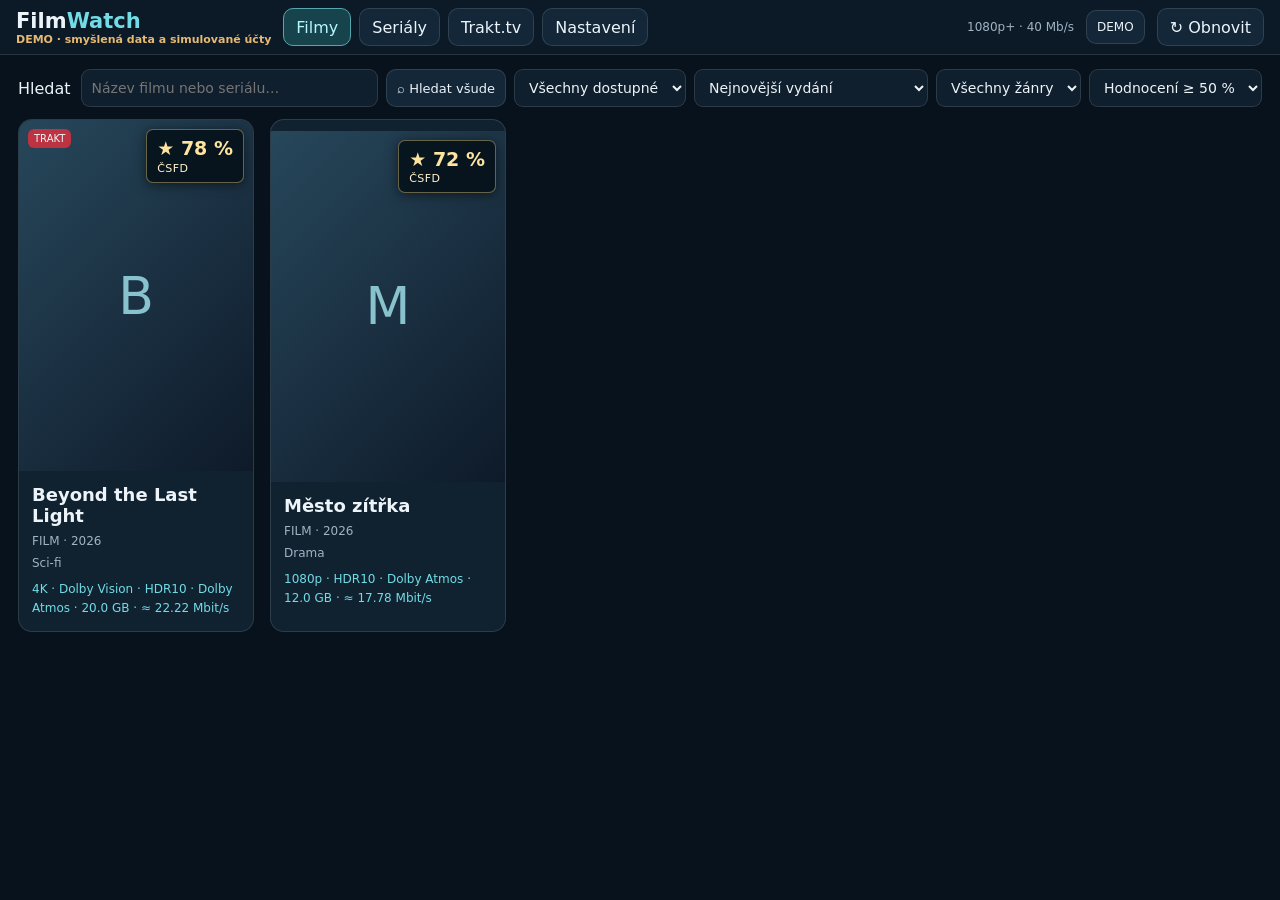
<file: filmwatch-demo/index.html>
<!doctype html><html lang="cs"><head><meta charset="utf-8"><meta name="viewport" content="width=device-width,initial-scale=1"><meta name="theme-color" content="#08121d"><title>FilmWatch · Filmy a seriály</title><style>:root{color-scheme:dark;font:16px system-ui,sans-serif;background:#08121d;color:#edf4f9;--accent:#71dce6;--muted:#a0b3c3;--line:#ffffff1f}*{box-sizing:border-box}body{margin:0}button,input,select{font:inherit}button{cursor:pointer;min-height:44px;padding:9px 15px;background:#132738;color:inherit;border:1px solid var(--line);border-radius:10px}button:hover{border-color:var(--accent)}button[aria-pressed=true],.primary{background:#16434c;border-color:#56a7ad;color:#b6f7fc}button:disabled{opacity:.55;cursor:default}header{display:flex;align-items:center;gap:22px;flex-wrap:wrap;padding:14px 22px;background:#0c1926;border-bottom:1px solid var(--line)}.brand{font-size:23px;font-weight:750}.brand span{color:var(--accent)}.brand small{display:block;color:#e7ba72;font-size:11px}nav{display:flex;gap:8px;flex:1}main{max-width:1500px;margin:auto;padding:20px}.heading{display:flex;justify-content:space-between;align-items:center;gap:20px}.eyebrow{font-size:11px;letter-spacing:.16em;color:var(--accent);margin:0}h1{font-size:32px;margin:5px 0}h2{font-size:24px}.heading p:not(.eyebrow){color:var(--muted);margin-top:8px}.limit{color:var(--accent);white-space:nowrap}.notice{border:1px solid var(--line);border-left:3px solid #70cfd8;padding:12px 15px;background:#0f202d;font-size:13px;margin:12px 0;color:#c6d5de}.toolbar{display:flex;gap:12px;align-items:center;flex-wrap:wrap;margin:18px 0}.search{display:flex;align-items:center;gap:10px;flex:1;min-width:220px}input,select{padding:10px;background:#101f2d;color:inherit;border:1px solid var(--line);border-radius:9px;min-height:44px}input{width:100%}.grid{display:grid;grid-template-columns:repeat(auto-fill,minmax(200px,1fr));gap:16px}.card{padding:0;text-align:left;overflow:hidden;background:#102130;border:1px solid var(--line);border-radius:14px;position:relative}.poster{aspect-ratio:2/3;height:auto;background:linear-gradient(135deg,#27475b,#0e1a29);display:flex;justify-content:center;align-items:center;position:relative;overflow:hidden}.poster img{height:100%;width:100%;object-fit:contain}.poster>span{font-size:52px;color:#88c2cc}.badge{position:absolute;left:10px;bottom:10px;padding:5px 9px;background:#07141de8;border-radius:7px;color:#e7f6fc;font-size:11px}.card-body{padding:13px}.card h2{font-size:18px;margin:0 0 8px}.meta{color:var(--muted);font-size:12px}.quality{font-size:12px;line-height:1.6;color:var(--accent);margin:10px 0 0}.pending{color:#e5b777}.trakt-mark{position:absolute;right:10px;top:10px;border-radius:6px;background:#bd3342;padding:4px 6px;font-size:10px}.empty{padding:45px;text-align:center;color:var(--muted);background:#0c1926;border-radius:12px}footer{font-size:11px;color:#8ba4b5;border-top:1px solid var(--line);margin-top:24px;padding-top:14px;display:flex;justify-content:space-between;gap:15px}dialog{background:#0e202e;color:inherit;border:1px solid #345366;border-radius:16px;max-width:700px;width:calc(100% - 28px);max-height:90vh;overflow:auto;padding:26px}dialog::backdrop{background:#02060bc9}.close{float:right}.detail-poster{height:180px;float:left;margin:0 22px 15px 0;border-radius:10px}.detail-copy{line-height:1.65}.detail-facts{clear:both;border-top:1px solid var(--line);padding-top:12px}.detail-actions{display:flex;gap:10px;flex-wrap:wrap;margin-top:18px}.service{padding:10px 0;border-bottom:1px solid var(--line);display:flex;justify-content:space-between;gap:15px}.service b{color:var(--accent)}#toast{position:fixed;left:50%;bottom:18px;transform:translateX(-50%);background:#235264;color:white;border:1px solid #6cb5c8;border-radius:10px;padding:12px 20px;max-width:90vw;display:none;z-index:10}#toast.show{display:block}[hidden]{display:none!important}@media(max-width:650px){header{padding:12px;gap:10px}nav{order:3;flex-basis:100%;overflow:auto}nav button{padding:8px 12px}main{padding:14px}.heading{align-items:flex-start;flex-direction:column;gap:0}.grid{grid-template-columns:repeat(2,minmax(0,1fr));gap:10px}.poster{height:auto}.card-body{padding:10px}.card h2{font-size:16px}footer{display:block}.detail-poster{height:130px}#trakt-toggle{display:flex;width:100%}#trakt-toggle button{flex:1}}@media(min-width:900px) and (max-height:700px){.heading h1{font-size:27px}.heading p:not(.eyebrow){font-size:13px}.poster{height:auto}}

.episode-row{display:flex;flex-direction:column;width:100%;text-align:left;margin-top:10px;gap:5px}.episode-row .quality{margin:0}

.ratings{display:flex;flex-direction:column;gap:4px;font-size:12px;color:#e7ca81;margin:8px 0}.ratings a{color:inherit}.ratings span+span{color:var(--muted)}

#settings>label{display:flex;align-items:center;gap:12px;margin:14px 0}#settings input[type=checkbox]{width:auto;min-height:auto}#catalog-year{max-width:110px}

.rating-badge{display:flex;flex-direction:column;gap:2px;padding:9px 12px;border:1px solid #f4d98766;box-shadow:0 2px 12px #0008;color:#ffe4a0;background:#07141df2}.rating-badge b{font-size:20px;line-height:1.2}.rating-badge small{font-size:11px;letter-spacing:.04em;color:#fff1ce}.card-year{margin:0 0 8px}.watched-mark{position:absolute;right:9px;top:42px;bottom:auto;padding:5px 7px;border-radius:6px;background:#14503df2;color:#c6ffdf;font-size:11px}@media(max-width:650px){.rating-badge{left:7px;bottom:7px;padding:7px 9px}.rating-badge b{font-size:17px}.watched-mark{right:5px;bottom:auto;top:39px;font-size:10px}}

header{padding:8px 16px;gap:12px}header nav{flex:0 1 auto}header nav button,header>#refresh{padding:7px 12px;min-height:38px}.brand{font-size:21px}.header-status{display:flex;align-items:center;gap:12px;margin-left:auto;min-width:0}#limits{font-size:12px;color:var(--muted);white-space:nowrap}.status-pill{position:relative;font-size:12px;min-height:34px;padding:6px 10px;max-width:200px;overflow:hidden;white-space:nowrap;text-overflow:ellipsis}.status-pill.has-error{color:#ffd094;border-color:#bd834a}.status-pill.busy #status-text:before{content:'●';color:var(--accent);margin-right:6px}.status-pill progress{position:absolute;left:0;bottom:0;width:100%;height:3px;accent-color:var(--accent);border:0}.toolbar{margin:0 0 12px;gap:8px}.toolbar input,.toolbar select{min-height:38px;padding:7px 10px;font-size:14px}main{padding:14px 18px}.rating-badge{left:auto;bottom:auto;right:9px;top:9px;padding:7px 10px}.rating-badge b{font-size:19px}.trakt-mark{right:auto;left:9px;top:9px}.watched-mark{top:69px}#monitor-details p{line-height:1.6}#monitor-details h2{font-size:22px}@media(max-width:650px){header{padding:8px 10px;gap:7px}header nav{order:3;flex-basis:100%;gap:5px}header nav button{min-height:36px;font-size:13px;padding:6px 10px}.header-status{gap:6px}#limits{display:none}.status-pill{max-width:145px;font-size:11px;min-height:32px}header>#refresh{font-size:12px;min-height:32px;padding:5px 8px}main{padding:10px}.toolbar .search{min-width:150px}.rating-badge{left:auto;bottom:auto;right:6px;top:6px;padding:6px 8px}.rating-badge b{font-size:17px}.rating-badge small{font-size:10px}.trakt-mark{left:6px;top:6px}.watched-mark{top:62px}}

#detail.movie-detail{max-width:860px;padding:0}.detail-header{position:sticky;top:0;z-index:1;display:grid;grid-template-columns:1fr auto;gap:10px 16px;padding:19px 22px;background:#102330;border-bottom:1px solid var(--line)}.detail-header h2{font-size:27px;line-height:1.2;margin:5px 0 8px}.detail-header p{margin:0}.detail-header .close{float:none;align-self:start;min-height:32px;width:32px;padding:1px;font-size:23px}.detail-quick-actions{grid-column:1/-1;display:flex;gap:8px;flex-wrap:wrap}.detail-quick-actions button{min-height:31px;font-size:12px;padding:5px 10px;border-radius:7px}.detail-content{padding:22px}.detail-hero{display:grid;grid-template-columns:165px 1fr;gap:22px;align-items:start}.detail-cover{width:100%;height:auto;border-radius:10px;object-fit:contain}.detail-overview{min-width:0}.detail-score{display:inline-flex;align-items:center;gap:10px;color:#ffe4a0}.detail-score b{font-size:26px}.detail-score span{font-size:12px;color:var(--muted)}.detail-quality{padding:13px 15px;border:1px solid #58a7b244;border-radius:10px;background:#122c38}.detail-quality p{margin:7px 0 0;font-size:13px;line-height:1.7;color:var(--accent)}.detail-section{margin-top:24px;padding-top:18px;border-top:1px solid var(--line)}.detail-section h3{font-size:17px;margin:0 0 12px}.cast-grid{display:grid;grid-template-columns:repeat(4,minmax(0,1fr));gap:14px}.cast-person{min-width:0;display:flex;gap:9px;align-items:center}.cast-person img{width:44px;height:62px;border-radius:6px;object-fit:cover;flex:none}.cast-person b{font-size:12px;display:block}.cast-person span{font-size:11px;color:var(--muted);display:block;margin-top:4px}.section-heading{display:flex;align-items:center;justify-content:space-between;gap:10px}.section-heading h3{margin:0}.external-link{font-size:12px;color:var(--accent)}.review-list{display:grid;gap:10px}.review-list blockquote{margin:0;padding:12px;border-left:2px solid #568e9b;background:#112937;font-size:13px}.review-list p{margin:0 0 7px}.review-list cite{color:var(--muted);font-size:11px}.detail-diagnostics{margin-top:22px;border-top:1px solid var(--line);padding-top:15px;color:var(--muted);font-size:12px}.detail-diagnostics summary{cursor:pointer;color:#d4e3ed;font-size:13px}.detail-diagnostics .detail-actions button{min-height:32px;font-size:12px;padding:5px 9px}@media(max-width:650px){.detail-header{padding:15px;gap:9px}.detail-header h2{font-size:22px}.detail-content{padding:15px}.detail-hero{grid-template-columns:95px 1fr;gap:13px}.detail-copy{font-size:13px}.detail-score b{font-size:22px}.cast-grid{grid-template-columns:repeat(2,minmax(0,1fr))}.detail-quality{grid-column:1/-1;padding:10px}.detail-header .meta{font-size:11px}.section-heading{align-items:baseline}}

.trailer-player{position:relative;aspect-ratio:16/9;min-height:200px;background:#000;border-radius:10px;overflow:hidden;margin-top:12px}.trailer-player iframe{position:absolute;width:100%;height:100%;inset:0;border:0}.trailer-player:fullscreen{aspect-ratio:auto;border-radius:0;width:100vw;height:100vh}.section-heading #trailer-fullscreen{font-size:12px;min-height:31px;padding:5px 9px}

.detail-hero.no-poster{grid-template-columns:1fr}

#global-form{display:flex;gap:8px;flex-wrap:wrap}#global-query{flex:1;min-width:180px}.global-result{width:100%;display:flex;gap:13px;align-items:center;text-align:left;padding:10px;margin-top:9px}.global-result img{width:44px;aspect-ratio:2/3;object-fit:contain;border-radius:5px}.global-result>span:nth-last-child(2){flex:1}.global-result b{display:block;font-size:15px}.global-result small{display:block;color:var(--muted);margin-top:5px;font-size:12px}#global-open{min-height:38px;font-size:13px;padding:7px 10px}

.detail-quick-actions{justify-content:space-between;column-gap:22px;row-gap:10px}.detail-quick-actions #save-trakt{order:0;margin-right:auto}.detail-quick-actions #play-trailer{order:1}.detail-quick-actions #mark-watched{order:2;margin-left:auto;border-color:#ba865855;color:#efd0ac}.detail-quick-actions #mark-watched[aria-pressed=true]{background:#4a2b1b;border-color:#e0a16d;color:#ffe3c7}.review-list p{white-space:pre-wrap;line-height:1.75;overflow-wrap:anywhere}.review-list blockquote{padding:16px}@media(max-width:650px){.detail-quick-actions{gap:10px 20px}.detail-quick-actions button{min-height:36px}.detail-quick-actions #mark-watched{margin-left:auto}}

.review-heading{display:flex;align-items:center;justify-content:space-between;gap:12px;margin-bottom:8px}.review-stars{color:#f2ca73;letter-spacing:2px;white-space:nowrap;font-size:15px}.review-list blockquote>p:last-child{margin-bottom:0}

/* Úzký displej (telefon, panel 19. 11. 2026): okna přes celou plochu, posouvá se obsah, hlavička detailu zůstává nahoře. */
@media(max-width:650px){dialog,dialog[open]{position:fixed;inset:0;width:auto;max-width:none;height:auto;max-height:none;margin:0;border:0;border-radius:0;padding:16px;overscroll-behavior:contain}#detail.movie-detail{max-width:none;padding:0}dialog>.close{position:sticky;top:0;z-index:2}}
</style></head><body>
<header><div class="brand">Film<span>Watch</span><small id="mode"></small></div><nav aria-label="Filmové služby"><button data-section="movies" aria-pressed="true">Filmy</button><button data-section="series" aria-pressed="false">Seriály</button><button data-section="trakt" aria-pressed="false">Trakt.tv</button><button id="settings-open">Nastavení</button></nav><div class="header-status"><span id="limits"></span><button id="monitor-status" class="status-pill" aria-label="Podrobnosti monitoringu" aria-haspopup="dialog"><span id="status-text">Načítám…</span><progress id="source-progress" max="100" aria-label="Průběh kontrol"></progress></button></div><button id="refresh" aria-label="Obnovit katalog a zdroje">↻ Obnovit</button></header>
<main><div class="toolbar"><label class="search">Hledat <input id="search" type="search" placeholder="Název filmu nebo seriálu…"></label><button id="global-open" title="Vyhledat mimo místní katalog">⌕ Hledat všude</button><select id="feed" aria-label="Výběr katalogu"><option value="">Všechny dostupné</option><option value="new">Novinky</option><option value="trending">Trendy</option></select><select id="sort" aria-label="Řazení"><option value="release-desc">Nejnovější vydání</option><option value="added-desc">Nově přidané ve FilmWatch</option><option value="rating-desc">Nejlepší hodnocení</option></select><select id="genres" aria-label="Žánr"><option value="">Všechny žánry</option></select><select id="csfd-min" aria-label="Minimální hodnocení"><option value="50" selected>Hodnocení ≥ 50 %</option><option value="60">Hodnocení ≥ 60 %</option><option value="70">Hodnocení ≥ 70 %</option><option value="80">Hodnocení ≥ 80 %</option><option value="90">Hodnocení ≥ 90 %</option></select><select id="trakt-kind" aria-label="Typ v Traktu" hidden><option value="all">Trakt · Filmy i seriály</option><option value="movie">Pouze filmy</option><option value="series">Pouze seriály</option></select><div id="trakt-toggle" hidden role="group" aria-label="Dostupnost v Traktu"><button data-availability="available" aria-pressed="true">Dostupné</button><button data-availability="waiting" aria-pressed="false">Čekající / neověřené</button></div></div>
<div id="grid" class="grid"></div><p id="empty" class="empty" hidden>Žádný titul zatím nesplňuje tyto podmínky.</p>
</main>
<dialog id="monitor-details"><button class="close" id="monitor-close" aria-label="Zavřít">×</button><h2>Stav monitoringu</h2><p id="notice" role="status"></p><p id="progress-label"></p><p id="progress-counter"></p><p id="progress-detail"></p><p id="progress-timing" class="meta"></p></dialog><dialog id="global-search"><button id="global-close" class="close" aria-label="Zavřít">×</button><h2>Hledat mimo katalog</h2><form id="global-form"><input id="global-query" type="search" aria-label="Název filmu nebo seriálu" placeholder="Název filmu nebo seriálu…" minlength="2" maxlength="120" required><select id="global-kind" aria-label="Typ titulu"><option value="all">Filmy i seriály</option><option value="movie">Filmy</option><option value="series">Seriály</option></select><button class="primary" id="global-submit">Hledat</button></form><p id="global-status" class="meta" role="status">Vyber titul. Poté ověříme jeho zdroje přes Comet / RD.</p><div id="global-results"></div></dialog><dialog id="detail"></dialog><dialog id="settings"><button class="close" data-close="settings" aria-label="Zavřít">×</button><h2>Nastavení FilmWatch</h2><div id="service-state"></div><h3>Hodnocení ČSFD</h3><label>Zdroj <select id="rating-provider"><option value="auto">Automaticky · ČSFD, náhradně CZDB</option><option value="czdb">ČSFD přes veřejnou databázi CZDB</option><option value="direct">Jen přímé čtení ČSFD</option></select></label><p class="meta">CZDB je nezávislý zdroj bez API klíče, může mít starší nebo neúplná data. Tituly se ověřují podle názvu, roku, typu a ČSFD ID. IMDb ani TMDb skóre se za ČSFD nevydává.</p><button id="save-rating-provider">Uložit zdroj hodnocení</button><h3>Seznam Trakt.tv</h3><p class="meta">Vybraný seznam se použije pro synchronizaci i ukládání titulů z FilmWatch.</p><label>Seznam <select id="trakt-list-select"><option value="">Watchlist</option></select></label><div class="detail-actions"><button id="load-trakt-lists">Načíst moje seznamy</button><button id="save-trakt-list" class="primary">Použít seznam</button></div><p id="trakt-list-status" class="meta" role="status"></p><h3>Výchozí katalog novinek a trendů</h3><label>Od roku <input id="catalog-year" type="number" min="1900" max="2100" value="2025"></label><label>Původní jazyk <select id="catalog-languages"><option value="en,cs">Angličtina a čeština</option><option value="en">Jen angličtina</option><option value="cs">Jen čeština</option><option value="all">Všechny jazyky</option></select></label><label><input id="catalog-hits" type="checkbox" checked> Přidat známé francouzské a izraelské hity</label><p class="meta">Výjimka: původní jazyk fr/he, TMDb ≥ 7/10 a alespoň 1000 hlasů u filmu nebo 100 u seriálu. Indie a Japonsko jsou mimo výchozí katalog. Filtr se týká původního jazyka, nikoli dabingu. U seriálů se filtruje rok epizody a načítá se nejvýše 12 posledních odvysílaných epizod. Vlastní výběr v Traktu se těmito filtry neomezuje.</p><button id="save-catalog" class="primary">Uložit filtry katalogu</button><p>Účty, Pushover a soukromé adresy se nastavují v prostředí Stacku / .env; soukromá kopie se uchovává ve volume na OrangeMax. Připojení účtů Kodi / POV+ se automaticky nepřenáší.</p><p>Minimum 720p / 1080p / 4K a datový limit nastavuje server. Upozornění přijde jednou pro každý film či epizodu. Po nejednoznačném síťovém pokusu se automaticky neopakuje.</p><button id="demo-alert">Ukázka jednorázové notifikace</button><p id="demo-alert-status" role="status"></p></dialog><div id="toast" role="status"></div><script type="module">function sourceState(item) {
  if (item.available) return {label: 'Dostupný zdroj', type: 'available'};
  if (!item.sourceCheckedAt) return {label: 'Čeká na první kontrolu zdrojů', type: 'unchecked'};
  if (item.availability === 'unknown') return {label: item.sourceCheck?.state === 'error' ? 'Kontrola zdrojů se nezdařila' : 'Kontrolu zdrojů je potřeba obnovit', type: 'unknown'};
  return {label: 'Vyhovující zdroj nenalezen', type: 'waiting'};
}

function groupSeries(items) {
  const result = [], shows = new Map();
  for (const item of items) {
    if (item.kind !== 'episode') { result.push(item); continue; }
    const showId = String(item.tmdbId ?? item.id.split(':')[1]);
    let show = shows.get(showId);
    if (!show) {
      show = {...item, id: 'series:' + showId, kind: 'series', tmdbId: showId,
        title: item.seriesTitle || item.title.replace(/\s*·\s*S\d+E\d+$/i, ''),
        overview: item.seriesOverview || '', year: item.seriesYear || '',
        rating: item.seriesRating, episodes: [], inTrakt: false, available: false};
      shows.set(showId, show); result.push(show);
    }
    show.episodes.push(item);
    show.addedAt=Math.max(show.addedAt||0,item.addedAt||0)||null;
    show.availableSince=Math.max(show.availableSince||0,item.availableSince||0)||null;
    show.discoveryFeeds = [...new Set([...(show.discoveryFeeds || []), ...(item.discoveryFeeds || [])])];
    show.inTrakt ||= item.inTrakt;
    show.available ||= item.available;
    if (item.csfd) show.csfd = item.csfd;
  }
  for (const show of shows.values()) {
    show.episodes.sort((a,b) => a.season - b.season || a.episode - b.episode);
    const available = show.episodes.filter(e => e.available);
    show.sourceOutdated=available.length>0&&available.every(e=>e.sourceOutdated);
    show.sourceCheck = available.sort((a,b) => (b.sourceCheck?.best?.resolution || 0) - (a.sourceCheck?.best?.resolution || 0))[0]?.sourceCheck;
    show.sourceCheckedAt = Math.max(...show.episodes.map(e => e.sourceCheckedAt || 0)) || null;
    show.availability = show.available ? 'available' : show.episodes.some(e => sourceState(e).type !== 'waiting') ? 'unknown' : 'waiting';
  }
  return result;
}

function checkSummary(items) {
  const counts = {available: 0, unchecked: 0, unknown: 0, waiting: 0};
  for (const item of items) counts[sourceState(item).type]++;
  return counts;
}

function sortItems(items, mode='release-desc') {
  const value = item => mode==='rating-desc' ? primaryRating(item).percent : mode==='csfd-desc'
    ? (item.csfd?.state==='matched'&&Number.isFinite(item.csfd.rating)?item.csfd.rating:null)
    : mode==='tmdb-desc' ? (Number.isFinite(item.rating)?item.rating:null)
    : mode==='added-desc' ? (item.availableSince||item.addedAt||null) : null;
  return [...items].sort((a,b)=>{
    if(mode!=='release-desc'){
      const av=value(a),bv=value(b);
      if(av===null&&bv!==null)return 1;
      if(bv===null&&av!==null)return -1;
      if(av!==null&&bv!==null&&av!==bv)return bv-av;
    }
    return String(b.releaseDate||'').localeCompare(String(a.releaseDate||''))||String(a.title||'').localeCompare(String(b.title||''),'cs')||String(a.id).localeCompare(String(b.id));
  });
}

function progressState(status,section='movies',kind='all') {
  const parts=status.sourceCountsByKind||{};
  const merge=(a={},b={})=>Object.fromEntries(['total','available','unchecked','stale','error','waiting'].map(k=>[k,(a[k]||0)+(b[k]||0)]));
  const scoped=section==='movies'?parts.movies:section==='series'?parts.episodes:kind==='movie'?parts.traktMovies:kind==='series'?parts.traktEpisodes:parts.traktMovies&&parts.traktEpisodes?merge(parts.traktMovies,parts.traktEpisodes):null;
  const counts=scoped||status.sourceCounts||{};
  const total=Math.max(0,counts.total||0),remaining=Math.max(0,(counts.unchecked||0)+(counts.stale||0)),done=Math.max(0,total-remaining);
  const unit=section==='movies'||section==='trakt'&&kind==='movie'?'filmů':section==='series'||section==='trakt'&&kind==='series'?'epizod':'položek';
  let label=status.running?(status.monitorPhase||'Probíhá kontrola'):status.traktRunning?'Synchronizuji Trakt':remaining?'Čeká se na další dávku':'Kontroly zdrojů dokončeny';
  if(status.monitorEnabled===false&&!status.running)label='Automatický monitoring je vypnutý';
  else if(status.workerAlive===false&&!status.running)label='Automatický monitor právě neběží';
  if(status.sourceServiceError)label='Hledání zdrojů je pozastavené kvůli chybě Cometu';
  return {counts,total,remaining,done,unit,label,percent:total?Math.round(done/total*100):null,scope:scoped?'Tento přehled':'Celý monitoring'};
}

function primaryRating(item) {
  const csfd=item.csfd;
  if(csfd?.state==='matched'&&Number.isFinite(csfd.rating)&&csfd.rating>=0&&csfd.rating<=100){
    const source=csfd.provider==='czdb'?'ČSFD přes CZDB':'ČSFD';
    return {percent:Math.round(csfd.rating),label:'★ '+Math.round(csfd.rating)+' %',source:csfd.provider==='czdb'?'ČSFD / CZDB':'ČSFD',detail:source+(csfd.stale?' · starší údaj':'')};
  }
  if(Number.isFinite(item.rating)&&item.rating>=0&&item.rating<=10)return {percent:Math.round(item.rating*10),label:'★ '+Math.round(item.rating*10)+' %',source:'TMDb',detail:'TMDb · ČSFD se nepodařilo načíst'};
  return {percent:null,label:'Bez údaje',source:'Hodnocení',detail:'Hodnocení se zatím nepodařilo načíst'};
}

function isCzechTitle(item){
 return item.originalLanguage==='cs'||(item.originCountries||[]).includes('CZ');
}
function passesRatingMinimum(item,minimum=50){
 const percent=primaryRating(item).percent;
 const floor=Math.max(50,Number(minimum)||50);
 return percent===null?floor===50:percent>=floor;
}

function trailerLinks(trailer){
 if(trailer?.provider!=='youtube'||! /^[A-Za-z0-9_-]{11}$/.test(trailer.key||''))return null;
 return {embed:'https://www.youtube-nocookie.com/embed/'+trailer.key+'?autoplay=1&playsinline=1&fs=1&rel=0',watch:'https://www.youtube.com/watch?v='+trailer.key};
}

function reviewDisplay(csfd){
 const reviews=(csfd?.reviews||[]).filter(review=>review.text).slice(0,3);
 const preview=reviews.some(review=>review.complete===false||(review.complete===undefined&&(csfd?.version||0)<3));
 if(reviews.length)return {reviews,notice:preview?'Krátká ukázka z přehledu nebo starší cache. Plný text se zatím nepodařilo načíst.':csfd?.reviewsFromCache?'Uložené recenze · aktuální načtení zdroje se nezdařilo.':''};
 const state=csfd?.reviewsState;
 return {reviews,notice:state==='blocked'?'ČSFD nyní blokuje automatické načítání recenzí. Použij odkaz výše.':state==='identity'?'Stránku recenzí se nepodařilo bezpečně přiřadit k tomuto titulu.':csfd?.state==='unchecked'||!csfd?'Recenze čekají na načtení.':'Texty recenzí se nepodařilo načíst. Hodnocení může být dostupné i bez recenzí.'};
}

function reviewStars(review){
 const stars=review?.stars;
 return Number.isInteger(stars)&&stars>=0&&stars<=5?{text:'★'.repeat(stars)+'☆'.repeat(5-stars),label:`Hodnocení autora: ${stars} z 5 hvězdiček`}:null;
}

const $ = s => document.querySelector(s);
const esc = value => String(value ?? '').replace(/[&<>"']/g,c=>({'&':'&amp;','<':'&lt;','>':'&gt;','"':'&quot;',"'":'&#39;'}[c]));
const demo = true;
let section = 'movies', availability = 'available', items = [], status = {};
let openDetail=null, detailRefreshBusy=false;
let requestVersion = 0, pendingSettingsInit=location.hash==='#settings';
const best = {resolution:2160,hdr:['Dolby Vision','HDR10'],audio:['Dolby Atmos'],sizeBytes:20e9,averageMbps:22.22,codec:'HEVC'};
const demoItems = [
 {id:'movie:demo-1',kind:'movie',title:'Beyond the Last Light',originalLanguage:'en',cast:[{name:'Alex Morgan',character:'Dr. Elena'},{name:'Sam Taylor',character:'Pilot'}],trailer:{provider:'youtube',key:'M7lc1UVf-VE'},year:2026,overview:'Smyšlený film pro ukázku GUI. Vědkyně hledá původ světla na opuštěné polární stanici.',genres:['Sci-fi'],inTrakt:true,available:true,csfd:{state:'matched',rating:78},sourceCheckedAt:1793443200,discoveryFeeds:['new','trending'],sourceCheck:{best},notification:'none'},
 {id:'movie:demo-2',kind:'movie',originalLanguage:'cs',originCountries:['CZ'],title:'Město zítřka',year:2026,overview:'Smyšlený film, stále uváděný v kinech. V ukázce už má vyhovující zdroj, proto se zobrazuje.',genres:['Drama'],discoveryFeeds:['new'],csfd:{state:'matched',rating:72},available:true,sourceCheck:{best:{...best,resolution:1080,hdr:['HDR10'],sizeBytes:12e9,averageMbps:17.78}},notification:'none'},
 {id:'episode:demo:2:3',kind:'episode',tmdbId:'demo',seriesTitle:'Signál',seriesYear:2026,title:'Signál · S02E03',episodeTitle:'Ztracená zpráva',season:2,episode:3,overview:'Smyšlená epizoda s nalezeným zdrojem. Každá epizoda má samostatnou evidenci oznámení.',genres:['Thriller'],runtime:48,discoveryFeeds:['trending'],seriesRating:8.1,csfd:{state:'matched',rating:84},inTrakt:true,available:true,sourceCheck:{best:{...best,sizeBytes:8e9,averageMbps:22.22}},notification:'none'},
 {id:'episode:demo:2:4',kind:'episode',tmdbId:'demo',seriesTitle:'Signál',seriesYear:2026,season:2,episode:4,title:'Signál · S02E04',episodeTitle:'Návrat',genres:['Thriller'],inTrakt:true,available:false,availability:'waiting',notification:'none'},
 {id:'movie:demo-3',kind:'movie',title:'Cesta za obzor',year:2027,overview:'Smyšlený titul přidaný přes mobil do Traktu. Zatím se nenašel zdroj v požadované kvalitě.',genres:['Dobrodružný'],inTrakt:true,available:false,availability:'waiting',notification:'none'}
];
function quality(s){return s?[s.resolution===2160?'4K':s.resolution+'p',...(s.hdr||[]),...(s.audio||[]),s.sizeBytes?(s.sizeBytes/1e9).toFixed(1)+' GB':'',s.averageMbps?'≈ '+s.averageMbps+' Mbit/s':''].filter(Boolean).join(' · '):'Čeká na vyhovující release';}
function toast(text){$('#toast').textContent=text;$('#toast').classList.add('show');clearTimeout(window.fwToast);window.fwToast=setTimeout(()=>$('#toast').classList.remove('show'),4500);}
async function api(path,options={}){const r=await fetch(path,options);const body=await r.json();if(!r.ok)throw Error(body.error||'Server neodpověděl úspěšně.');return body;}
async function load(){const version=++requestVersion;
 try{
  let data;
  if(demo){data={items:demoItems.filter(i=>!i.hidden).filter(i=>section==='trakt'?i.inTrakt&&i.available===(availability==='available'):i.available&&i.kind===(section==='series'?'episode':'movie')),status:{minimumResolution:1080,budgetMbps:40,tmdbConfigured:false,sourcesConfigured:false,traktConfigured:false,notificationsConfigured:false}};}
  else data=await api('/api/library?'+new URLSearchParams({section,availability}));
  if(version!==requestVersion)return;
  items=data.items;status=data.status;draw();
 }catch(e){if(version!==requestVersion)return;items=[];status.fetchError='FilmWatch není dostupný. '+e.message;draw();$('#notice').textContent=status.fetchError;}
}
function draw(){
 if(pendingSettingsInit){fillSettings();pendingSettingsInit=false;}
 $('#mode').textContent=demo?'DEMO · smyšlená data a simulované účty':'';
 document.querySelectorAll('[data-section]').forEach(b=>b.setAttribute('aria-pressed',String(b.dataset.section===section)));
 document.querySelectorAll('[data-availability]').forEach(b=>b.setAttribute('aria-pressed',String(b.dataset.availability===availability)));
 $('#trakt-toggle').hidden=section!=='trakt';$('#feed').hidden=section==='trakt';$('#trakt-kind').hidden=section!=='trakt';
 $('#limits').textContent=(status.minimumResolution===2160?'4K':(status.minimumResolution||1080)+'p')+'+ · '+(status.budgetMbps||40)+' Mb/s';
 const missing=[!status.tmdbConfigured?'TMDb':null,!status.sourcesConfigured?'Comet / RD':null,!status.traktConfigured?'Trakt':null,!status.notificationsConfigured?'mobilní notifikace':null].filter(Boolean);
 const errors=[status.catalogError,status.traktError,status.traktHistoryError,status.monitorError,status.sourceServiceError].filter(Boolean);
 $('#notice').textContent=demo?'DEMO · všechny tituly, zdroje i oznámení jsou simulované. Nic se neodesílá na mobil.':errors.length?errors.join(' '):status.running?(status.monitorPhase||'Probíhá kontrola katalogu, Traktu a zdrojů…')+'…':missing.length?'Na OrangeMax zbývá nastavit: '+missing.join(', ')+'.':'Monitoring je nakonfigurovaný. Notifikace se evidují trvale pro každý film nebo epizodu.';
 const oldGenre=$('#genres').value;
 $('#genres').innerHTML='<option value="">Všechny žánry</option><option value="czech">České</option>'+[...new Set(items.flatMap(i=>i.genres||[]))].sort().map(g=>`<option>${esc(g)}</option>`).join('');
 if([...$('#genres').options].some(o=>o.value===oldGenre))$('#genres').value=oldGenre;
 if(section==='trakt'&&status.traktSyncedListId!==undefined&&status.traktSyncedListId!==status.traktListId)$('#notice').textContent+=' Nový Trakt seznam čeká na synchronizaci.';
 renderProgress();
 renderCards();
 $('#demo-alert').hidden=!demo;
 $('#service-state').innerHTML=[['TMDb',status.tmdbConfigured],['Comet / Real-Debrid',status.sourcesConfigured],['Trakt.tv',status.traktConfigured],['Pushover',status.notificationsConfigured]].map(([name,configured])=>`<div class="service"><span>${name}</span><b>${demo?'DEMO · bez účtu':configured?'Nastaveno na serveru':'Není nastaveno'}</b></div>`).join('');
}
function renderCards(){const term=$('#search').value.toLocaleLowerCase('cs'),genre=$('#genres').value;
 const minimum=Number($('#csfd-min').value),feed=section==='trakt'?'':$('#feed').value,kind=section==='trakt'?$('#trakt-kind').value:'all';
 const visible=sortItems(groupSeries(items).filter(i=>(kind==='all'||i.kind===kind)&&(!feed||(i.discoveryFeeds||[]).includes(feed))&&passesRatingMinimum(i,minimum)&&(!term||(i.title+' '+(i.episodeTitle||'')).toLocaleLowerCase('cs').includes(term))&&(!genre||(genre==='czech'?isCzechTitle(i):(i.genres||[]).includes(genre)))),$('#sort').value);
 $('#empty').hidden=visible.length>0;
 $('#empty').textContent=section==='trakt'&&availability==='waiting'?'Žádná čekající položka. Neověřené a chybové kontroly se zobrazují zde.':'Zatím není uložený žádný zdroj splňující filtry.';
 $('#grid').innerHTML=visible.map(i=>`<button class="card" data-id="${esc(i.id)}"><div class="poster">${i.poster?`<img src="${esc(i.poster)}" alt="" loading="lazy" referrerpolicy="no-referrer">`:`<span>${esc(i.title.slice(0,1))}</span>`}<div class="badge rating-badge" title="${esc(primaryRating(i).detail)}"><b>${esc(primaryRating(i).label)}</b><small>${esc(primaryRating(i).source)}</small></div>${i.watched?'<div class="watched-mark">✓ Zhlédnuto</div>':''}${i.inTrakt?'<div class="trakt-mark">TRAKT</div>':''}</div><div class="card-body"><h2>${esc(i.title)}</h2><p class="card-year meta">${i.kind==='series'?'SERIÁL':i.kind==='episode'?'EPIZODA':'FILM'}${i.year?' · '+esc(i.year):''}</p><div class="meta">${esc(i.kind==='series'?i.episodes.length+' epizod v tomto přehledu':i.episodeTitle||(i.genres||[]).slice(0,2).join(' · '))}</div>${i.sourceOutdated?'<p class="meta">Starší kontrola · čeká na obnovení</p>':''}<p class="quality ${i.available?'':'pending'}">${i.available?esc(quality(i.sourceCheck?.best)):esc(sourceState(i).label)}</p></div></button>`).join('');
 document.querySelectorAll('[data-id]').forEach(b=>b.onclick=()=>detail(visible.find(i=>i.id===b.dataset.id)));
}
function detail(i){if(i.kind==='series'){showSeries(i);return;}openDetail=i;const dialog=$('#detail');
 dialog.classList.add('movie-detail');
 const score=primaryRating(i);
 const trailer=trailerLinks(i.trailer);
 const cast=(i.cast||[]).slice(0,8);
 const csfdUrl=/^https:\/\/www\.csfd\.cz\/film\/\d+\/$/.test(i.csfd?.url||'')?i.csfd.url:null;
 const reviewUrl=csfdUrl?csfdUrl+'recenze/':'https://www.csfd.cz/hledat/?q='+encodeURIComponent((i.localizedTitle||i.originalTitle||i.title)+' '+(i.year||''));
 dialog.innerHTML=`<div class="detail-header"><div class="detail-title"><p class="eyebrow">${i.kind==='episode'?'SERIÁL · EPIZODA':'FILM'}</p><h2>${esc(i.title)}</h2><p class="meta">${esc([i.year,i.runtime?i.runtime+' min':null,...(i.genres||[])].filter(Boolean).join(' · '))}</p></div><button class="close" id="detail-close" aria-label="Zavřít">×</button><div class="detail-quick-actions">${trailer?'<button id="play-trailer">▶ Trailer</button>':''}${i.kind==='movie'?`<button id="mark-watched" ${i.watched&&!i.undoToken?'disabled':''} aria-pressed="${!!i.watched}">${i.undoToken?'↶ Zrušit zhlédnutí':'✓ Zhlédnuto'}</button>`:''}<button class="primary" id="save-trakt" ${i.inTrakt?'disabled':''}>${i.inTrakt?'✓ V Traktu':'+ Uložit do Traktu'}</button></div></div>
 <div class="detail-content"><div class="detail-hero${i.poster?'':' no-poster'}">${i.poster?`<img class="detail-cover" src="${esc(i.poster)}" alt="Plakát" referrerpolicy="no-referrer">`:''}<div class="detail-overview"><div class="detail-score"><b>${esc(score.label)}</b><span>${esc(score.source)}</span></div>${i.episodeTitle?`<h3>${esc(i.episodeTitle)}</h3>`:''}<p class="detail-copy">${esc(i.overview||'Popis není dostupný.')}</p><div class="detail-quality"><span class="eyebrow">DOSTUPNÁ KVALITA</span><p>${esc(i.available?quality(i.sourceCheck?.best):sourceState(i).label)}</p></div></div></div>
 ${trailer?'<section id="trailer-section" class="detail-section" hidden><div class="section-heading"><h3>Trailer</h3><button id="trailer-fullscreen">⛶ Celá obrazovka</button></div><div id="trailer-player" class="trailer-player"></div><p><a class="external-link" href="'+esc(trailer.watch)+'" target="_blank" rel="noopener noreferrer">Otevřít na YouTube ↗</a></p></section>':''}
 ${cast.length?`<section class="detail-section"><h3>Hlavní obsazení</h3><div class="cast-grid">${cast.map(person=>`<div class="cast-person">${person.photo?`<img src="${esc(person.photo)}" alt="" loading="lazy" referrerpolicy="no-referrer">`:''}<div><b>${esc(person.name)}</b>${person.character?`<span>${esc(person.character)}</span>`:''}</div></div>`).join('')}</div></section>`:''}
 <section class="detail-section"><div class="section-heading"><h3>ČSFD</h3><a id="detail-csfd-link" class="external-link" href="${esc(reviewUrl)}" target="_blank" rel="noopener noreferrer">${csfdUrl?'Recenze na ČSFD ↗':'Najít na ČSFD ↗'}</a></div><div id="detail-ratings">${ratings(i,true)}</div><div id="detail-reviews" class="review-list">${reviewContent(i.csfd)}</div></section>
 <details class="detail-diagnostics"><summary>Zdroje a aktualizace</summary>${sourceDiagnostics(i)}<p>${i.sourceCheckedAt?'Poslední kontrola: '+esc(new Date(i.sourceCheckedAt*1000).toLocaleString('cs-CZ')):'Zdroj dosud nebyl zkontrolován.'}</p><p>${i.availableSince||i.addedAt?'Přidáno: '+esc(new Date((i.availableSince||i.addedAt)*1000).toLocaleString('cs-CZ')):'Datum přidání není dostupné.'}</p><p class="meta">Nález zdroje není ověření přehrání na TV.</p><div class="detail-actions"><button id="check-source">Zkontrolovat zdroje</button><button id="refresh-rating">Obnovit hodnocení</button>${i.kind==='episode'?'<button id="back-series">← Seriál a sezóny</button>':''}</div></details></div>`;
 $('#detail-close').onclick=()=>dialog.close();
 attachRatingRefresh(i);attachWatched(i);
 if(trailer){
  $('#play-trailer').onclick=()=>{
   if(demo){toast('DEMO · přehrávání traileru je v živé službě.');return;}
   const section=$('#trailer-section');section.hidden=false;
   const player=$('#trailer-player');
   if(!player.querySelector('iframe'))player.innerHTML='<iframe id="trailer-frame" src="'+esc(trailer.embed)+'" title="Trailer: '+esc(i.title)+'" allow="autoplay; encrypted-media; picture-in-picture; fullscreen" allowfullscreen referrerpolicy="strict-origin-when-cross-origin"></iframe>';
   section.scrollIntoView({block:'nearest'});
  };
  $('#trailer-fullscreen').onclick=async()=>{
   const player=$('#trailer-player');
   try{if(player.requestFullscreen)await player.requestFullscreen();else toast('Použij tlačítko celé obrazovky přímo v přehrávači.');}catch{toast('Použij tlačítko celé obrazovky přímo v přehrávači.');}
  };
 }
 if($('#back-series'))$('#back-series').onclick=()=>showSeries(groupSeries([i])[0]);
 $('#check-source').onclick=async()=>{const b=$('#check-source');b.disabled=true;try{if(demo){toast('DEMO · kontrola je simulovaná.');return;}const result=await api('/api/library/'+encodeURIComponent(i.id)+'/check',{method:'POST'});await load();detail({...i,sourceCheck:result.check,sourceCheckedAt:Date.now()/1000,available:result.check.state==='found',availability:result.check.state==='found'?'available':result.check.state==='error'?'unknown':'waiting'});toast('Kontrola zdrojů dokončena.');}catch(e){toast(e.message);}finally{b.disabled=false;}};
 $('#save-trakt').onclick=async()=>{const button=$('#save-trakt');button.disabled=true;try{if(demo){demoItems.find(x=>x.id===i.id).inTrakt=true;toast('DEMO · simulované uložení do Traktu.');}else{await api('/api/library/'+encodeURIComponent(i.id)+'/trakt',{method:'POST'});toast('Trakt potvrdil uložení.');}dialog.close();await load();}catch(e){toast(e.message);button.disabled=false;}};
 if(!dialog.open)dialog.showModal();
}
document.querySelectorAll('[data-section]').forEach(b=>b.onclick=()=>{section=b.dataset.section;load();});
document.querySelectorAll('[data-availability]').forEach(b=>b.onclick=()=>{availability=b.dataset.availability;load();});
$('#search').oninput=renderCards;$('#genres').onchange=renderCards;$('#csfd-min').onchange=renderCards;$('#feed').onchange=renderCards;$('#trakt-kind').onchange=()=>{renderCards();renderProgress();};$('#sort').onchange=()=>{try{localStorage.setItem('filmwatch-sort',$('#sort').value);}catch{}renderCards();};
try{let saved=localStorage.getItem('filmwatch-sort');if(saved==='csfd-desc'||saved==='tmdb-desc')saved='rating-desc';if([...$('#sort').options].some(o=>o.value===saved))$('#sort').value=saved;}catch{}
$('#settings-open').onclick=()=>{fillSettings();$('#settings').showModal();loadTraktLists();};document.querySelector('[data-close]').onclick=()=>$('#settings').close();
$('#refresh').onclick=async()=>{if(demo){await load();toast('DEMO · ukázka obnovena.');return;}try{await api('/api/monitor/run',{method:'POST'});toast('Kontrola spuštěna na OrangeMax.');setTimeout(load,1500);}catch(e){toast(e.message);}};
$('#demo-alert').onclick=()=>{let seen;try{seen=JSON.parse(localStorage.getItem('filmwatch-demo-alerts')||'[]');}catch{seen=[];}const key='movie:demo-1';if(seen.includes(key)){$('#demo-alert-status').textContent='DEMO · oznámení už bylo zaznamenáno, další release jej neopakuje.';return;}try{localStorage.setItem('filmwatch-demo-alerts',JSON.stringify([...seen,key]));$('#demo-alert-status').textContent='DEMO · první vyhovující release → jedno oznámení. Nic se na mobil neodeslalo.';}catch{$('#demo-alert-status').textContent='Prohlížeč nepovoluje trvalé uložení ukázkové evidence.';}};
if(location.hash==='#settings'){$('#settings').showModal();loadTraktLists();}
load();if(!demo)setInterval(load,30000);

function sourceDiagnostics(i){
 const check=i.sourceCheck;
 if(!check)return '<p class="meta">Titul může být dávno vydaný; dostupnost ve tvém Cometu zatím není potvrzena.</p>';
 const labels={noPlaybackUrl:'bez odkazu na zdroj',camera:'CAM / TS / screener',rdCacheUnconfirmed:'bez potvrzení cache RD',missingMetadata:'chybí délka, velikost nebo rozlišení',overBudget:'nad limitem datového toku',belowResolution:'pod minimálním rozlišením'};
 const d=check.diagnostics;
 return (check.note?'<p class="meta">'+esc(check.note)+'</p>':'')+(d?'<p class="meta">Comet vrátil '+esc(d.returned)+' streamů; vyhovuje '+esc(d.eligible)+(d.notices?' · informačních/akčních hlášek: '+esc(d.notices):'')+'.</p><ul class="meta">'+Object.entries(d.rejected).filter(([,n])=>n>0).map(([k,n])=>'<li>'+esc(labels[k]||k)+': '+esc(n)+'</li>').join('')+'</ul>':'');
}
async function showSeries(show){
 openDetail=null;
 const dialog=$('#detail');
 dialog.classList.remove('movie-detail');
 dialog.innerHTML='<button class="close" id="detail-close" aria-label="Zavřít">×</button><h2>'+esc(show.title)+'</h2><p>Načítám sezóny…</p>';
 $('#detail-close').onclick=()=>dialog.close();if(!dialog.open)dialog.showModal();
 try{
  const data=demo?{items:demoItems.filter(e=>!e.hidden&&e.kind==='episode'&&String(e.tmdbId)===String(show.tmdbId))}:await api('/api/series/'+encodeURIComponent(show.tmdbId));
  if(!dialog.open)return;
  const episodes=data.items.sort((a,b)=>a.season-b.season||a.episode-b.episode);
  const seasons=[...new Set(episodes.map(e=>e.season))];
  dialog.innerHTML='<button class="close" id="detail-close" aria-label="Zavřít">×</button><p class="eyebrow">SERIÁL</p><h2>'+esc(show.title)+'</h2>'+ratings(show,true)+'<div class="detail-actions"><button id="refresh-rating">Obnovit hodnocení</button><button id="mark-watched">Celý seriál zhlédnutý</button></div><p class="meta">Zhlédnutí zapíše vydané, dosud nezhlédnuté epizody do Traktu. Označený seriál nebo sezóna se trvale skryje.</p><p class="detail-copy">'+esc(show.overview||'')+'</p><label>Sezóna <select id="season-select">'+seasons.map(n=>'<option value="'+esc(n)+'">'+(n===0?'Speciály':'Sezóna '+esc(n))+'</option>').join('')+'</select></label><button id="mark-season">Označit vybranou sezónu jako zhlédnutou</button><p class="meta">Zobrazené jsou epizody načtené do monitoringu, nikoli automaticky všechny historické sezóny seriálu.</p><div id="episode-list"></div>';
  $('#detail-close').onclick=()=>dialog.close();
  const render=()=>{
   const visible=episodes.filter(e=>String(e.season)===$('#season-select').value);
   $('#episode-list').innerHTML=visible.map(e=>'<button class="episode-row" data-episode="'+esc(e.id)+'"><b>S'+String(e.season).padStart(2,'0')+'E'+String(e.episode).padStart(2,'0')+' · '+esc(e.episodeTitle||'Epizoda')+'</b><span class="quality">'+esc(e.available?quality(e.sourceCheck?.best):sourceState(e).label)+'</span></button>').join('');
   document.querySelectorAll('[data-episode]').forEach(b=>b.onclick=()=>detail(episodes.find(e=>e.id===b.dataset.episode)));
  };
  $('#season-select').onchange=render;render();attachRatingRefresh({...show,episodes});attachWatched(show);
  $('#mark-season').onclick=()=>performWatched(show,'season:'+show.tmdbId+':'+$('#season-select').value,$('#mark-season'));
 }catch(e){dialog.innerHTML='<button class="close" id="detail-close">×</button><p>'+esc(e.message)+'</p>';$('#detail-close').onclick=()=>dialog.close();}
}

function ratings(item,linked=false){
 const csfd=item.csfd;
 const value=csfd?.state==='matched'&&Number.isFinite(csfd.rating)?csfd.rating:null;
 const source=csfd?.provider==='czdb'?'ČSFD přes CZDB':'ČSFD';
 const reasons={metadata:'chybí název nebo rok',blocked:'web blokuje automatické čtení',no_match:'titul nebyl nalezen',ambiguous:'nejednoznačný titul',identity:'profil neodpovídá titulu',network:'chyba spojení',mirror_unavailable:'CZDB je nedostupné',providers_unavailable:'zdroje jsou nedostupné'};
 const label=value!==null?'★ '+Math.round(value)+' % · '+source+(csfd.stale?' · starší údaj':''):csfd?.state==='unrated'?source+' · hodnocení se nepodařilo načíst':csfd?.state==='unavailable'?'ČSFD · '+(reasons[csfd.code]||'nedostupné'): 'ČSFD · čeká na načtení';
 const url=csfd?.url;
 const link=linked&&/^https:\/\/www\.csfd\.cz\/film\/\d+\/$/.test(url||'');
 return '<div class="ratings">'+(link?'<a href="'+esc(url)+'" target="_blank" rel="noopener noreferrer">'+esc(label)+'</a>':'<span>'+esc(label)+'</span>')+(Number.isFinite(item.rating)?'<span>★ '+esc(Math.round(item.rating*10))+' % · TMDb</span>':'')+'</div>';
}

function attachRatingRefresh(item){
 const button=$('#refresh-rating');if(!button)return;
 button.onclick=async()=>{button.disabled=true;
 try{if(demo){toast('DEMO · hodnocení se ze služeb nenačítá.');return;}
 const key=item.kind==='series'?item.episodes?.[0]?.id:item.id;
 const data=await api('/api/library/'+encodeURIComponent(key)+'/rating',{method:'POST'});
 item.csfd=data.rating;detail(item);toast('Kontrola hodnocení dokončena.');
 }catch(e){toast(e.message);}finally{button.disabled=false;}};
}

$('#save-catalog').onclick=async()=>{
 const button=$('#save-catalog');button.disabled=true;
 try{const filters={minimumYear:Number($('#catalog-year').value),languages:$('#catalog-languages').value.split(','),allowHits:$('#catalog-hits').checked};
 if(demo){status.catalogFilters=filters;toast('DEMO · filtry se na server neukládají.');}
 else{await api('/api/catalog/filters',{method:'POST',headers:{'Content-Type':'application/json'},body:JSON.stringify(filters)});await load();toast('Filtry uloženy. Katalog se znovu načte na serveru.');}
 $('#settings').close();}catch(e){toast(e.message);}finally{button.disabled=false;}
};

async function loadTraktLists(){
 const button=$('#load-trakt-lists');let loaded=false;button.disabled=true;$('#save-trakt-list').disabled=true;$('#trakt-list-status').textContent='Načítám seznamy…';
 try{
  const data=demo?{selected:'demo',lists:[{id:'demo',name:'Moje filmy',count:3}]}:await api('/api/trakt/lists');
  const options=[{id:'',name:'Watchlist'},...data.lists];
  if(!options.some(l=>l.id===data.selected))options.push({id:data.selected,name:'Aktuální seznam ('+data.selected+')'});
  $('#trakt-list-select').innerHTML=options.map(l=>'<option value="'+esc(l.id)+'">'+esc(l.name)+(Number.isInteger(l.count)?' ('+l.count+')':'')+'</option>').join('');
  $('#trakt-list-select').value=data.selected;loaded=true;
  $('#trakt-list-status').textContent='Vybraný seznam: '+(options.find(l=>l.id===data.selected)?.name||'Watchlist');
 }catch(e){$('#trakt-list-status').textContent=e.message;}finally{button.disabled=false;$('#save-trakt-list').disabled=!loaded;}
}
$('#load-trakt-lists').onclick=loadTraktLists;
$('#save-trakt-list').onclick=async()=>{
 const button=$('#save-trakt-list');button.disabled=true;
 try{
  const id=$('#trakt-list-select').value;
  if(!demo){await api('/api/trakt/list',{method:'POST',headers:{'Content-Type':'application/json'},body:JSON.stringify({id})});await load();}
  $('#trakt-list-status').textContent=demo?'DEMO · seznam se na serveru nemění.':'Seznam uložen. Proběhne synchronizace; předchozí seznam se nebude vydávat za nový.';
  toast(demo?'DEMO · simulovaný výběr seznamu.':'Vybraný seznam uložen.');
 }catch(e){$('#trakt-list-status').textContent=e.message;}finally{button.disabled=false;}
};

function renderProgress(){
 const view=progressState(status,section,$('#trakt-kind').value);
 $('#progress-label').textContent=demo?'DEMO · simulovaný průběh':view.label;
 $('#progress-counter').textContent=view.scope+': '+view.done+' / '+view.total+' '+view.unit+' · zbývá '+view.remaining;
 const progress=$('#source-progress');
 if(view.percent===null&&status.running)progress.removeAttribute('value');else progress.value=view.percent??0;
 const current=status.running&&status.monitorPhase?.includes('Cometu')?status.sourceBatch?.currentTitle:null;
 const batch=status.running&&status.monitorPhase?.includes('Cometu')&&status.sourceBatch?status.sourceBatch:null;
 $('#progress-detail').textContent=(current?'Právě kontroluji: '+current+'. ':'')+(batch?'Dávka '+batch.completed+'/'+batch.total+'. ':'')+'Dostupných: '+(view.counts.available||0)+' · bez zdroje: '+(view.counts.waiting||0)+' · chyb: '+(view.counts.error||0)+(status.ratingCounts?' · hodnocení čeká: '+status.ratingCounts.pending:'');
 const clock=value=>new Date(value*1000).toLocaleString('cs-CZ',{timeZone:'Europe/Prague',day:'numeric',month:'numeric',hour:'2-digit',minute:'2-digit'});
 $('#progress-timing').textContent=[status.sourceSweepCompletedAt?'Poslední dokončená kontrola: '+clock(status.sourceSweepCompletedAt):'První úplná kontrola zatím nedokončena',status.nextScheduledAt?'Plán: 7:00 a 19:00 · příště '+clock(status.nextScheduledAt):null,status.nextSourceCheckAt&&!status.running?'Další kontrola zdrojů: '+clock(status.nextSourceCheckAt):null,status.traktRunning?'Trakt: synchronizace běží':status.traktSyncedAt?'Trakt naposledy: '+clock(status.traktSyncedAt):'Trakt zatím nesynchronizován',status.traktNextSyncAt?'Další Trakt: '+clock(status.traktNextSyncAt):null].filter(Boolean).join(' · ');
 const errors=[status.fetchError,status.sourceServiceError,status.ratingsError,status.traktError,status.traktHistoryError,status.catalogError,status.monitorError].filter(Boolean);
 const missing=!status.sourcesConfigured||!status.tmdbConfigured;
 const busy=!!(status.running||status.traktRunning||status.ratingsRunning);
 const clockShort=value=>new Date(value*1000).toLocaleTimeString('cs-CZ',{timeZone:'Europe/Prague',hour:'2-digit',minute:'2-digit'});
 const summary=demo?'DEMO':errors.length?(status.sourceServiceError?'Comet: chyba':'Chyba služby'):missing?'Nastavit služby':status.monitorEnabled===false?'Monitoring vypnutý':status.workerAlive===false?'Monitor neběží':busy?(status.ratingsRunning&&!status.running?'Hodnocení · '+(status.ratingCounts?.pending||0):'Hledám · '+view.done+'/'+view.total):view.remaining?'Čeká '+view.remaining:status.sourceSweepCompletedAt?'Akt. '+clockShort(status.sourceSweepCompletedAt):'Připraveno';
 $('#status-text').textContent=summary;
 const pill=$('#monitor-status');pill.classList.toggle('busy',busy);pill.classList.toggle('has-error',errors.length>0);pill.title=[errors[0]||view.label,status.sourceSweepCompletedAt?'Poslední kontrola '+clock(status.sourceSweepCompletedAt):null,status.nextScheduledAt?'Příští '+clockShort(status.nextScheduledAt):null].filter(Boolean).join(' · ');
 progress.hidden=!busy||!!errors.length;
}
async function pollProgress(){
 try{status={...status,...await api('/api/monitor/status')};renderProgress();await refreshOpenDetail();}catch{}
 setTimeout(pollProgress,status.running||status.traktRunning||status.ratingsRunning?5000:15000);
}
if(!demo)setTimeout(pollProgress,5000);
$('#save-rating-provider').onclick=async()=>{
 const button=$('#save-rating-provider');button.disabled=true;
 try{const provider=$('#rating-provider').value;if(!demo)await api('/api/ratings/provider',{method:'POST',headers:{'Content-Type':'application/json'},body:JSON.stringify({provider})});toast(demo?'DEMO · bez změny serveru.':'Zdroj hodnocení uložen.');await load();}catch(e){toast(e.message);}finally{button.disabled=false;}
};

function fillSettings(){
 const filters=status.catalogFilters||{minimumYear:2025,languages:['en','cs'],allowHits:true};
 $('#catalog-year').value=filters.minimumYear;
 $('#catalog-languages').value=filters.languages.includes('all')?'all':filters.languages.length===2?'en,cs':filters.languages[0];
 $('#catalog-hits').checked=filters.allowHits;
 $('#rating-provider').value=status.ratingProvider||'auto';
}


function attachWatched(item){
 const button=$('#mark-watched');if(!button)return;
 button.onclick=()=>performWatched(item,item.id,button);
}
function updateWatchedButton(item,button){
 button.textContent=item.undoToken?'↶ Zrušit zhlédnutí':'✓ Zhlédnuto';
 button.setAttribute('aria-pressed',String(!!item.watched));
 button.disabled=!!item.watched&&!item.undoToken;
 button.title=item.undoToken?'Vrátit právě provedené označení':'Označit film jako zhlédnutý v Traktu';
}
async function performWatched(item,key,button){
 button.disabled=true;
 const movieAction=item.kind==='movie'&&key===item.id;
 const undo=movieAction&&!!item.undoToken;
 try{
  let result;
  if(demo){
   const parts=key.split(':');
   for(const entry of demoItems){
    if(entry.id===key||parts[0]==='series'&&String(entry.tmdbId)===parts[1]||parts[0]==='season'&&String(entry.tmdbId)===parts[1]&&String(entry.season)===parts[2])entry.hidden=!undo;
   }
   result={watched:!undo,undoToken:movieAction&&!undo?'demo':null};
  }else if(undo){
   result=await api('/api/library/'+encodeURIComponent(key)+'/watched/undo',{method:'POST',headers:{'Content-Type':'application/json'},body:JSON.stringify({token:item.undoToken})});
  }else result=await api('/api/library/'+encodeURIComponent(key)+'/watched',{method:'POST'});
  if(movieAction){
   Object.assign(item,result);item.undoToken=undo?null:result.undoToken||null;
   if(openDetail===item&&$('#detail').open){updateWatchedButton(item,button);button.disabled=true;}
   await load();
   if(openDetail===item&&$('#detail').open)updateWatchedButton(item,button);
   toast(undo?'Označení zhlédnutí zrušeno.':item.undoToken?'Zhlédnutí uloženo. Stejným tlačítkem ho můžeš vrátit.':'Film už byl v Traktu zhlédnutý.');
  }else{
   $('#detail').close();await load();toast(demo?'DEMO · zhlédnuté položky skryty.':'Zhlédnutí potvrzeno v Traktu. Položka je skrytá.');
  }
 }catch(e){toast(e.message);button.disabled=false;}
}

const detailDialog=$('#detail');
detailDialog.addEventListener('close',()=>{openDetail=null;$('#trailer-frame')?.remove();});
detailDialog.addEventListener('click',event=>{
 if(event.target!==detailDialog)return;
 const bounds=detailDialog.getBoundingClientRect();
 if(event.clientX<bounds.left||event.clientX>bounds.right||event.clientY<bounds.top||event.clientY>bounds.bottom)detailDialog.close();
});

$('#monitor-status').onclick=()=>$('#monitor-details').showModal();
$('#monitor-close').onclick=()=>$('#monitor-details').close();


let globalRequest=0;
$('#global-open').onclick=()=>{
 $('#global-search').showModal();$('#global-query').value=$('#search').value;$('#global-query').focus();
 if($('#global-query').value.trim().length>=2)$('#global-form').requestSubmit();
};
$('#global-close').onclick=()=>{globalRequest++;$('#global-search').close();};
$('#global-form').onsubmit=async event=>{
 event.preventDefault();const version=++globalRequest;
 $('#global-submit').disabled=true;$('#global-results').replaceChildren();$('#global-status').textContent='Vyhledávám tituly…';
 try{
  const data=demo?{items:[]}:await api('/api/search?'+new URLSearchParams({q:$('#global-query').value,kind:$('#global-kind').value}));
  if(version!==globalRequest)return;
  const results=data.items.filter(item=>passesRatingMinimum(item,50));
  $('#global-status').textContent=demo?'DEMO · vyhledávání je dostupné v živé službě.':results.length?'Vyber titul pro ověření zdrojů.':'Žádný nezhlédnutý titul nesplňuje podmínky.';
  $('#global-results').innerHTML=results.map((item,index)=>'<button class="global-result" data-result="'+index+'">'+(item.poster?'<img src="'+esc(item.poster)+'" alt="" loading="lazy" referrerpolicy="no-referrer">':'')+'<span><b>'+esc(item.title)+'</b><small>'+esc([item.kind==='movie'?'Film':'Seriál',item.year,primaryRating(item).label+' · '+primaryRating(item).source].filter(Boolean).join(' · '))+'</small></span><span aria-hidden="true">→</span></button>').join('');
  document.querySelectorAll('[data-result]').forEach(button=>button.onclick=async()=>{
   const selected=results[Number(button.dataset.result)];
   document.querySelectorAll('[data-result]').forEach(other=>other.disabled=true);$('#global-submit').disabled=true;
   $('#global-status').textContent='Ověřuji zdroje: '+selected.title+'…';
   try{
    const loaded=await api('/api/search/select',{method:'POST',headers:{'Content-Type':'application/json'},body:JSON.stringify({id:selected.tmdbId,kind:selected.kind})});
    if(version!==globalRequest||!$('#global-search').open)return;
    $('#global-search').close();
    const item=loaded.item||groupSeries(loaded.items||[])[0];
    if(item)detail(item);else toast('Titul nemá zobrazené epizody.');
   }catch(error){$('#global-status').textContent=error.message;document.querySelectorAll('[data-result]').forEach(other=>other.disabled=false);}
   finally{$('#global-submit').disabled=false;}
  });
 }catch(error){if(version===globalRequest)$('#global-status').textContent=error.message;}
 finally{if(version===globalRequest)$('#global-submit').disabled=false;}
};
$('#global-search').addEventListener('close',()=>{globalRequest++;$('#global-submit').disabled=false;});

function reviewContent(csfd){
 const {reviews,notice}=reviewDisplay(csfd);
 return (notice?'<p class="review-status meta">'+esc(notice)+'</p>':'')+reviews.map(review=>{const stars=reviewStars(review);return '<blockquote><div class="review-heading"><cite>'+esc(review.author||'ČSFD')+'</cite>'+(stars?'<span class="review-stars" role="img" aria-label="'+esc(stars.label)+'" title="'+esc(stars.label)+'">'+stars.text+'</span>':'')+'</div><p>'+esc(review.text)+'</p></blockquote>';}).join('');
}
async function refreshOpenDetail(){
 if(demo||!openDetail||openDetail.watched||!$('#detail').open||detailRefreshBusy)return;
 const item=openDetail;detailRefreshBusy=true;
 try{
  const data=await api('/api/library/item/'+encodeURIComponent(item.id));
  if(openDetail!==item||!$('#detail').open)return;
  item.csfd=data.item.csfd;
  const score=primaryRating(item);
  $('#detail .detail-score').innerHTML='<b>'+esc(score.label)+'</b><span>'+esc(score.source)+'</span>';
  $('#detail-ratings').innerHTML=ratings(item,true);
  $('#detail-reviews').innerHTML=reviewContent(item.csfd);
  if(/^https:\/\/www\.csfd\.cz\/film\/\d+\/$/.test(item.csfd?.url||'')){
   $('#detail-csfd-link').href=item.csfd.url+'recenze/';$('#detail-csfd-link').textContent='Recenze na ČSFD ↗';
  }
 }catch{}finally{detailRefreshBusy=false;}
}
</script></body></html>
</file>
